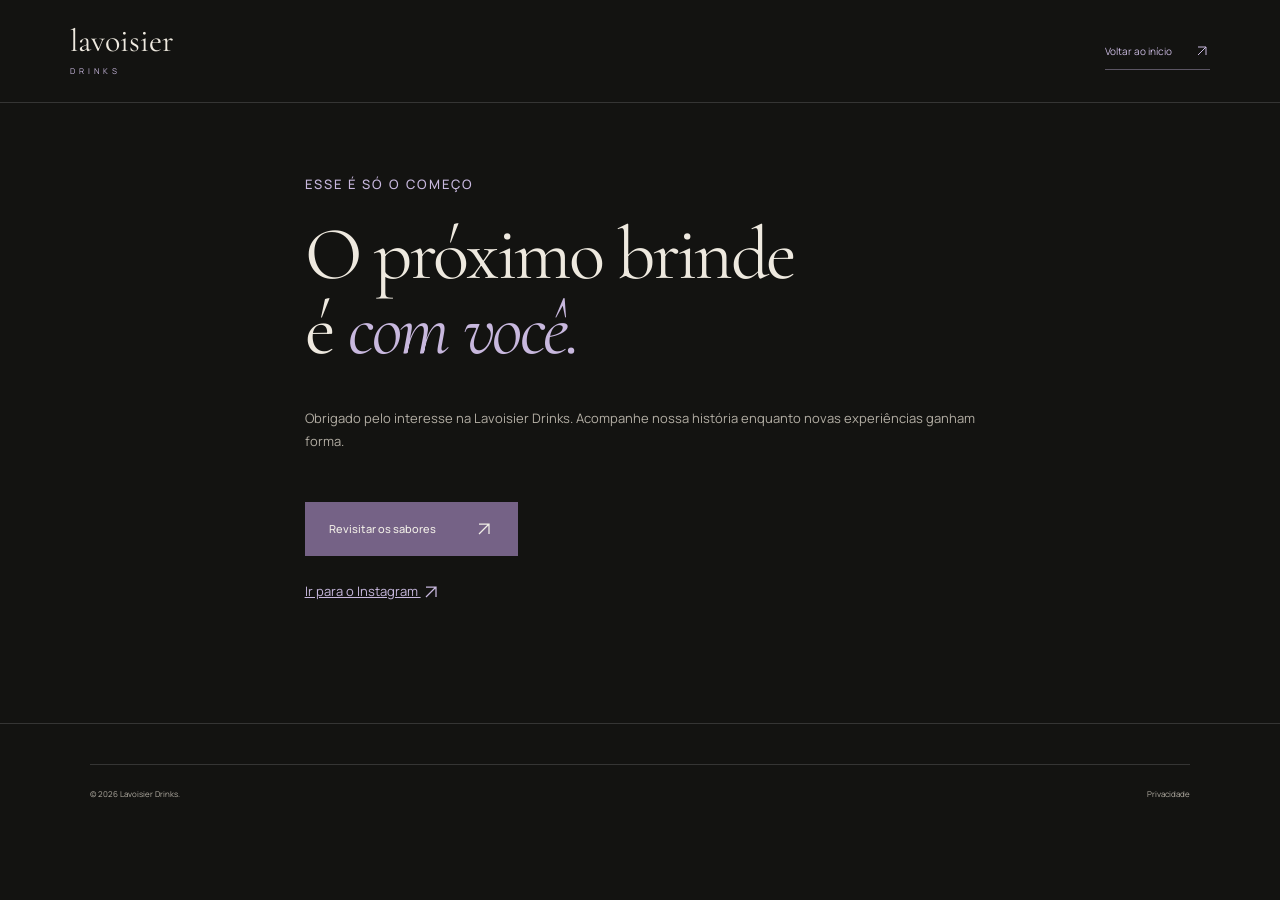
<file: site/obrigado/index.html>
<!doctype html>
<html lang="pt-BR"><head><meta charset="utf-8"><meta name="viewport" content="width=device-width, initial-scale=1"><title>Obrigado por estar aqui | Lavoisier Drinks</title><meta name="robots" content="noindex"><link rel="icon" href="../favicon.svg"><link rel="stylesheet" href="../styles.css"></head><body><header class="header legal-header"><a class="wordmark" href="../">lavoisier<span>DRINKS</span></a><a class="text-link" href="../">Voltar ao início <svg class="icon" viewBox="0 0 24 24" fill="none" stroke="currentColor" stroke-width="1.5" aria-hidden="true"><path d="M6 18 18 6M6 6h12v12"/></svg></a></header><main class="legal section"><p class="eyebrow">ESSE É SÓ O COMEÇO</p><h1>O próximo brinde<br>é <em>com você.</em></h1><p>Obrigado pelo interesse na Lavoisier Drinks. Acompanhe nossa história enquanto novas experiências ganham forma.</p><a class="button button-lavender" href="../#sabores">Revisitar os sabores <svg class="icon" viewBox="0 0 24 24" fill="none" stroke="currentColor" stroke-width="1.5" aria-hidden="true"><path d="M6 18 18 6M6 6h12v12"/></svg></a><p style="margin-top:24px"><a href="https://www.instagram.com/lavoisierdrinks_/" target="_blank" rel="noopener noreferrer">Ir para o Instagram <svg class="icon" viewBox="0 0 24 24" fill="none" stroke="currentColor" stroke-width="1.5" aria-hidden="true"><path d="M6 18 18 6M6 6h12v12"/></svg><span class="sr-only"> (abre em nova aba)</span></a></p></main><footer class="footer legal-footer"><div class="footer-bottom"><span>© 2026 Lavoisier Drinks.</span><a href="../privacidade/">Privacidade</a></div></footer></body></html>
</file>
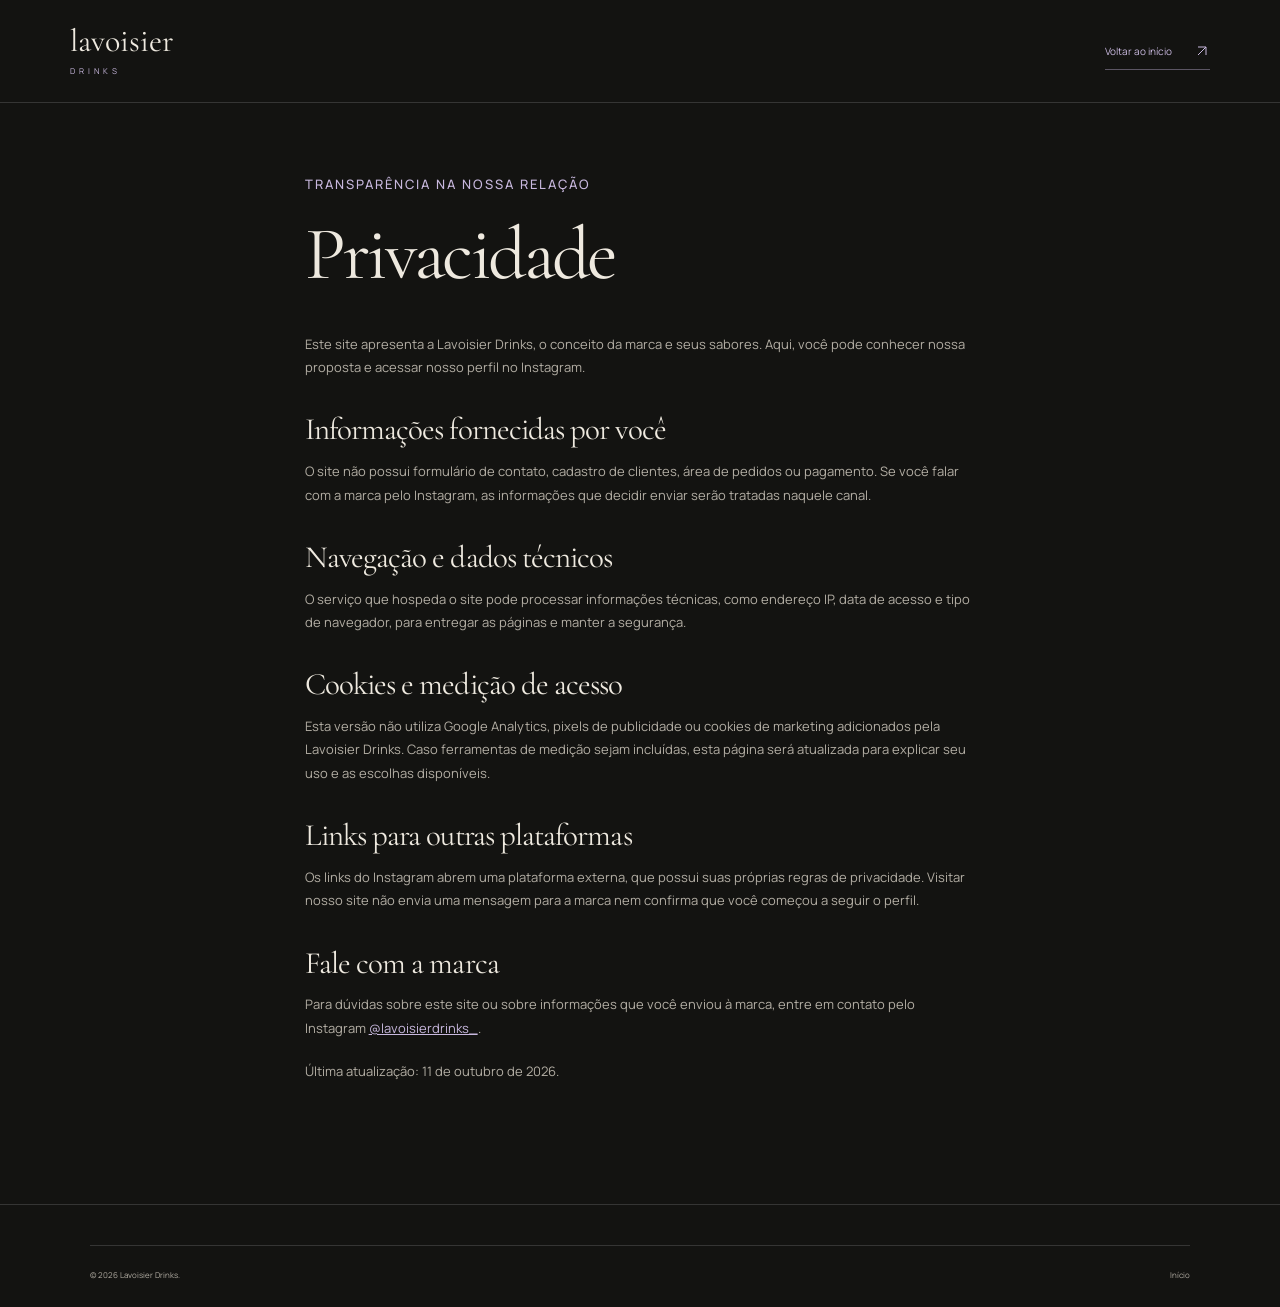
<file: site/privacidade/index.html>
<!doctype html>
<html lang="pt-BR"><head><meta charset="utf-8"><meta name="viewport" content="width=device-width, initial-scale=1"><title>Privacidade | Lavoisier Drinks</title><meta name="description" content="Informações sobre privacidade e navegação no site Lavoisier Drinks."><meta name="theme-color" content="#131311"><link rel="canonical" href="https://lavoisierdrinks.github.io/th/privacidade/"><link rel="icon" href="../favicon.svg"><link rel="stylesheet" href="../styles.css"></head>
<body><a class="skip-link" href="#conteudo">Pular para o conteúdo</a><header class="header legal-header"><a class="wordmark" href="../">lavoisier<span>DRINKS</span></a><a class="text-link" href="../">Voltar ao início <svg class="icon" viewBox="0 0 24 24" fill="none" stroke="currentColor" stroke-width="1.5" aria-hidden="true"><path d="M6 18 18 6M6 6h12v12"/></svg></a></header><main id="conteudo" class="legal section"><p class="eyebrow">TRANSPARÊNCIA NA NOSSA RELAÇÃO</p><h1>Privacidade</h1><p>Este site apresenta a Lavoisier Drinks, o conceito da marca e seus sabores. Aqui, você pode conhecer nossa proposta e acessar nosso perfil no Instagram.</p><h2>Informações fornecidas por você</h2><p>O site não possui formulário de contato, cadastro de clientes, área de pedidos ou pagamento. Se você falar com a marca pelo Instagram, as informações que decidir enviar serão tratadas naquele canal.</p><h2>Navegação e dados técnicos</h2><p>O serviço que hospeda o site pode processar informações técnicas, como endereço IP, data de acesso e tipo de navegador, para entregar as páginas e manter a segurança.</p><h2>Cookies e medição de acesso</h2><p>Esta versão não utiliza Google Analytics, pixels de publicidade ou cookies de marketing adicionados pela Lavoisier Drinks. Caso ferramentas de medição sejam incluídas, esta página será atualizada para explicar seu uso e as escolhas disponíveis.</p><h2>Links para outras plataformas</h2><p>Os links do Instagram abrem uma plataforma externa, que possui suas próprias regras de privacidade. Visitar nosso site não envia uma mensagem para a marca nem confirma que você começou a seguir o perfil.</p><h2>Fale com a marca</h2><p>Para dúvidas sobre este site ou sobre informações que você enviou à marca, entre em contato pelo Instagram <a href="https://www.instagram.com/lavoisierdrinks_/" target="_blank" rel="noopener noreferrer">@lavoisierdrinks_<span class="sr-only"> (abre em nova aba)</span></a>.</p><p>Última atualização: 11 de outubro de 2026.</p></main><footer class="footer legal-footer"><div class="footer-bottom"><span>© 2026 Lavoisier Drinks.</span><a href="../">Início</a></div></footer></body></html>
</file>
<file: site/styles.css>
@font-face{font-family:Manrope;src:url('fonts/manrope-latin-400-normal.woff2') format('woff2');font-weight:400;font-display:swap}
@font-face{font-family:Manrope;src:url('fonts/manrope-latin-500-normal.woff2') format('woff2');font-weight:500;font-display:swap}
@font-face{font-family:Cormorant;src:url('fonts/cormorant-garamond-latin-400-normal.woff2') format('woff2');font-weight:400;font-display:swap}
@font-face{font-family:Cormorant;src:url('fonts/cormorant-garamond-latin-400-italic.woff2') format('woff2');font-weight:400;font-style:italic;font-display:swap}
:root{--dark:#131311;--surface:#1c1b19;--paper:#f1eee7;--text:#eee9df;--muted:#b3aea4;--ink:#34332e;--lavender:#c8b8de;--purple:#72618b;--line:#ffffff25;--ease:cubic-bezier(.22,1,.36,1)}
*{box-sizing:border-box}html{scroll-behavior:smooth;scroll-padding-top:105px}body{margin:0;background:var(--dark);color:var(--text);font:400 15px/1.8 Manrope,Arial,sans-serif}a{color:inherit;text-decoration:none}button{font:inherit}img{display:block;max-width:100%;height:auto}h1,h2,h3,p{margin:0}h1,h2,h3{font-family:Cormorant,Georgia,serif;font-weight:400;line-height:.99;letter-spacing:-.035em}h2{font-size:clamp(48px,5.7vw,86px)}em{font-family:Cormorant,Georgia,serif;font-weight:400;color:var(--lavender)}p{color:var(--muted)}a:focus-visible,button:focus-visible,summary:focus-visible{outline:2px solid var(--lavender);outline-offset:6px}.selection a:focus-visible,.selection button:focus-visible,.contact a:focus-visible{outline-color:var(--purple)}.sr-only{position:absolute;width:1px;height:1px;padding:0;margin:-1px;overflow:hidden;clip:rect(0,0,0,0);white-space:nowrap;border:0}.skip-link{position:fixed;top:-100px;left:20px;padding:12px 20px;background:var(--lavender);color:var(--dark);z-index:100}.skip-link:focus{top:12px}.icon{display:inline-block;vertical-align:middle;width:20px;height:20px;flex-shrink:0}
.header{position:fixed;top:0;left:0;right:0;z-index:20;display:flex;justify-content:space-between;align-items:center;gap:30px;padding:25px 5.5%;border-bottom:1px solid var(--line);transition:background .4s,padding .4s,backdrop-filter .4s;background:linear-gradient(#13131170,transparent)}.header.is-scrolled{background:#131311ef;backdrop-filter:blur(16px);padding-top:15px;padding-bottom:15px}.header:after{content:'';position:absolute;bottom:-1px;left:0;right:0;height:1px;background:var(--lavender);transform:scaleX(var(--scroll-progress,0));transform-origin:left;pointer-events:none}.brand{display:flex;align-items:center;gap:14px;flex-shrink:0}.brand-emblem{display:flex;align-items:center;justify-content:center;width:40px;height:40px;border:1px solid #c8b8de80;border-radius:50%;font:29px/1 Cormorant,Georgia,serif;color:var(--lavender)}.brand-emblem>span{font-size:23px;margin-top:-14px}.brand-name{display:block;font:31px/.9 Cormorant,Georgia,serif;letter-spacing:-1px}.brand-name>span{display:block;font:8px/1.5 Manrope,Arial,sans-serif;letter-spacing:4.7px;margin:7px 0 0 2px;color:var(--lavender)}.header nav{display:flex;gap:30px;align-items:center;font-size:11px}.header nav>a:not(.nav-social){position:relative}.header nav>a:not(.nav-social):after{content:'';position:absolute;left:0;right:0;bottom:-5px;background:var(--lavender);height:1px;transform:scaleX(0);transform-origin:right;transition:transform .45s var(--ease)}.header nav>a:hover:after,.header nav>a.is-active:after{transform:scaleX(1);transform-origin:left}.nav-social{display:flex;align-items:center;gap:24px;margin-left:14px;padding:11px 18px;border:1px solid var(--line);transition:background .3s,border-color .3s}.nav-social:hover{background:#ffffff08;border-color:#c8b8de80}.nav-social .icon{width:17px;height:17px}.menu-toggle{display:none;border:0;background:none;color:var(--text);cursor:pointer;align-items:center;gap:12px;font-size:11px;padding:10px}.menu-lines{width:21px;height:12px;position:relative}.menu-lines:before,.menu-lines:after{content:'';position:absolute;left:0;right:0;height:1px;background:currentColor;transition:transform .3s,top .3s}.menu-lines:before{top:2px}.menu-lines:after{top:10px}.menu-toggle[aria-expanded=true] .menu-lines:before{transform:rotate(45deg);top:6px}.menu-toggle[aria-expanded=true] .menu-lines:after{transform:rotate(-45deg);top:6px}
.hero{position:relative;isolation:isolate;min-height:850px;min-height:min(920px,100svh);padding:165px 7% 130px;display:flex;align-items:center;overflow:hidden;background:#11110f}.hero-image{position:absolute;right:0;top:0;bottom:0;width:63%;z-index:-2;overflow:hidden}.hero-image>img{width:100%;height:100%;object-fit:cover;object-position:center 48%;filter:brightness(.88);animation:hero-image-in 1.8s var(--ease) both}.hero-image:after{content:'';position:absolute;inset:0;background:linear-gradient(90deg,#11110f 0%,#11110fcc 9%,#11110f33 37%,transparent 70%),linear-gradient(0deg,#11110f 0%,transparent 21%,transparent 85%,#11110f55)}.hero-halo{position:absolute;width:700px;height:700px;right:-200px;top:-220px;background:radial-gradient(circle,#9878b213,transparent 67%);z-index:-1;pointer-events:none}.hero-content{position:relative;width:58%;z-index:1}.eyebrow{font-size:9px;letter-spacing:2px;font-weight:500;color:var(--lavender)}.status-dot{display:inline-block;width:5px;height:5px;border-radius:50%;background:var(--lavender);margin-right:10px;vertical-align:middle;box-shadow:0 0 0 4px #c8b8de13}.hero h1{font-size:clamp(76px,8.8vw,134px);line-height:.95;letter-spacing:-.045em;margin:32px 0 27px}.title-line{display:block;animation:title-in 1.15s var(--ease) both}.title-line:nth-child(2){animation-delay:.15s}.hero-description{font-size:13px;line-height:1.85;max-width:360px}.button{position:relative;display:inline-flex;align-items:center;justify-content:space-between;gap:38px;min-height:54px;padding:14px 23px;font-size:11px;font-weight:500;border:1px solid transparent;overflow:hidden;transition:background .35s,color .35s,border-color .35s;isolation:isolate}.button .icon{transition:transform .5s var(--ease)}.button:hover .icon{transform:translate(3px,-3px)}.button:active{transform:translateY(1px)}.button-lavender{background:var(--lavender);color:var(--dark);margin-top:28px}.button-lavender:hover{background:#ded2ec}.hero-proof{display:flex;align-items:center;gap:17px;margin-top:42px}.proof-number{font:49px/1 Cormorant,Georgia,serif;color:var(--text);border-right:1px solid var(--line);padding-right:18px}.proof-number em{font-size:28px}.hero-proof>p{font-size:8px;letter-spacing:1.6px;color:var(--text);line-height:1.9}.hero-proof>p>span{font-size:9px;color:var(--muted);letter-spacing:.2px}.hero-enter{animation:hero-enter 1s var(--ease) both}.hero-description.hero-enter{animation-delay:.3s}.button.hero-enter{animation-delay:.4s}.hero-proof.hero-enter{animation-delay:.5s}.hero-bottom{position:absolute;left:7%;right:7%;bottom:37px;display:flex;justify-content:space-between;align-items:center;z-index:2}.scroll-link{display:flex;align-items:center;gap:13px;font-size:8px;letter-spacing:1.5px;color:var(--muted)}.scroll-line{display:block;width:1px;height:33px;position:relative;background:#ffffff30;overflow:hidden}.scroll-line:after{content:'';position:absolute;left:0;top:0;width:1px;height:14px;background:var(--lavender);animation:scroll-line 2.5s ease-in-out infinite}.hero-flavor{display:flex;align-items:center;gap:22px;font:25px/1 Cormorant,Georgia,serif}.hero-flavor>span{font:8px/1.5 Manrope,Arial,sans-serif;letter-spacing:1.5px;color:var(--muted)}.hero-flavor>.icon{width:17px;height:17px}.hero-watermark{position:absolute;left:4%;bottom:1px;z-index:-1;font:clamp(110px,17vw,275px)/.7 Cormorant,Georgia,serif;letter-spacing:-.04em;color:#ffffff03;pointer-events:none;white-space:nowrap}
.section{padding:100px 7%;max-width:1680px;margin:auto}.intro{text-align:center;padding-top:95px;padding-bottom:80px}.intro h2{margin:28px 0 45px;font-size:clamp(55px,6.3vw,92px)}.intro-bottom{display:flex;justify-content:center;align-items:center;gap:50px;padding-top:35px;border-top:1px solid var(--line);text-align:left}.intro-symbol{width:65px;color:var(--lavender);flex-shrink:0}.intro-symbol>svg{width:100%;display:block}.intro-bottom>p{font-size:13px;line-height:1.9;max-width:530px}.text-link{display:inline-flex;align-items:center;gap:22px;font-size:10px;position:relative;padding:10px 0;color:var(--lavender);white-space:nowrap}.text-link:after{content:'';position:absolute;bottom:0;left:0;right:0;height:1px;background:currentColor;opacity:.4;transition:opacity .4s}.text-link:hover:after{opacity:1}.text-link .icon{width:16px;height:16px;transition:transform .4s var(--ease)}.text-link:hover .icon{transform:translate(3px,-3px)}
.selection{background:var(--paper);color:var(--ink);max-width:none}.selection em{color:var(--purple)}.selection .eyebrow{color:#a89bb5}.section-kicker{display:flex;justify-content:space-between;gap:30px;border-bottom:1px solid #34332e30;padding-bottom:19px;font-size:8px;letter-spacing:1.6px;color:#777367}.section-heading{display:flex;justify-content:space-between;align-items:end;gap:40px;margin:38px 0 38px}.section-heading>p{font-size:12px;line-height:1.8;color:#746f66}.flavor-tabs{display:flex;gap:45px;border-bottom:1px solid #34332e30;margin-bottom:27px}.flavor-tabs[hidden]{display:none}.flavor-tabs>button{display:flex;align-items:center;gap:13px;position:relative;cursor:pointer;background:none;border:0;color:#817a72;font:30px/1.2 Cormorant,Georgia,serif;padding:12px 0 17px;transition:color .3s}.flavor-tabs>button>span:first-child{font:8px/1 Manrope,Arial,sans-serif}.flavor-tabs>button:after{content:'';position:absolute;bottom:-1px;left:0;right:0;height:2px;background:var(--purple);transform:scaleX(0);transform-origin:left;transition:transform .45s var(--ease)}.flavor-tabs>button[aria-selected=true]{color:var(--ink)}.flavor-tabs>button[aria-selected=true]:after{transform:scaleX(1)}.tab-dot{width:4px;height:4px;border-radius:50%;background:var(--purple);opacity:0;transition:opacity .3s}.flavor-tabs>button[aria-selected=true] .tab-dot{opacity:1}.flavor-stage{position:relative;background:var(--dark);overflow:hidden}.flavor-panel{display:grid;grid-template-columns:1fr 1fr;overflow:hidden;background:var(--dark);color:var(--text);margin-bottom:25px}.flavor-panel[hidden]{display:none}.js .flavor-panel{margin-bottom:0}.flavor-photo{position:relative;min-height:570px;background:#0d0d0c;overflow:hidden}.flavor-photo>img{width:100%;height:100%;position:absolute;object-fit:cover;object-position:center 50%;transition:transform 1.2s var(--ease)}.flavor-photo:hover>img{transform:scale(1.025)}.photo-label{position:absolute;left:25px;top:24px;color:var(--text);font-size:8px;letter-spacing:1.5px;border:1px solid #ffffff35;padding:7px 10px;background:#0003}.flavor-copy{position:relative;padding:54px 11% 72px;display:flex;flex-direction:column;justify-content:center;align-items:flex-start;overflow:hidden;isolation:isolate}.flavor-index{position:absolute;right:5%;top:7px;font:200px/1 Cormorant,Georgia,serif;color:#ffffff04;z-index:-1}.flavor-copy h3{font-size:clamp(62px,6.5vw,96px);margin:21px 0 13px}.flavor-copy h3>em{color:var(--lavender)}.flavor-subtitle{font:italic 25px/1.25 Cormorant,Georgia,serif;color:var(--lavender);margin-bottom:24px}.flavor-description{font-size:12px;line-height:1.95;max-width:340px}.flavor-tags{display:flex;flex-wrap:wrap;gap:17px;margin:24px 0 27px}.flavor-tags>span{font-size:8px;letter-spacing:.4px;color:#bdb5ca;border-right:1px solid #ffffff30;padding-right:17px}.flavor-tags>span:last-child{border:0;padding:0}.button-light{background:var(--paper);color:var(--dark);gap:25px;font-size:10px;min-height:49px;padding:13px 19px}.button-light:hover{background:var(--lavender)}.flavor-note{font-size:8px;margin-top:15px;max-width:270px;line-height:1.7}.flavor-controls{position:absolute;bottom:22px;right:5.5%;width:39%;display:flex;align-items:center;justify-content:space-between;font-size:8px;letter-spacing:1.3px;color:var(--muted)}.flavor-controls[hidden]{display:none}.flavor-controls>div{display:flex;gap:8px}.flavor-controls button{display:grid;place-items:center;background:transparent;color:var(--text);border:1px solid var(--line);border-radius:50%;width:33px;height:33px;cursor:pointer;transition:background .3s,border-color .3s}.flavor-controls button:hover{background:#ffffff09;border-color:#c8b8de70}.flavor-controls button>.icon{width:15px;height:15px}.flavor-controls button:first-child>.icon{transform:rotate(180deg)}.image-disclaimer{font-size:9px;color:#777367;margin-top:19px}
.universe{display:grid;grid-template-columns:1fr 1fr;align-items:center;gap:9%;background:#0a0a09;max-width:none;padding-top:80px;padding-bottom:80px}.universe-art{position:relative;max-width:480px;margin:auto}.universe-art>img{width:100%}.art-caption{display:block;text-align:center;font-size:7px;letter-spacing:2.7px;color:var(--muted);margin-top:8px}.universe-copy h2{font-size:clamp(49px,5.1vw,76px);margin:25px 0 32px}.universe-copy>p:not(.eyebrow){font-size:12px;line-height:1.95;max-width:420px;margin-bottom:17px}.universe-copy .text-link{margin-top:9px}.sensory-heading{display:flex;align-items:center;justify-content:space-between;gap:30px;margin-bottom:40px}.sensory-heading h2{font-size:clamp(44px,4.3vw,64px)}.sensory-grid{display:grid;grid-template-columns:repeat(3,1fr);gap:40px}.sensory-grid>article{border-top:1px solid var(--line);padding-top:25px}.act-number{font:italic 53px/1 Cormorant,Georgia,serif;color:var(--lavender)}.sensory-grid h3{font-size:38px;margin:26px 0 17px}.sensory-grid p{font-size:12px;line-height:1.9;max-width:320px}.act-label{display:block;font-size:7px;letter-spacing:1.9px;color:var(--lavender);margin-top:28px}.faq{display:grid;grid-template-columns:1fr 1.3fr;gap:9%;padding-top:40px;padding-bottom:100px}.faq h2{font-size:clamp(44px,4.6vw,68px);margin:24px 0 25px}.faq-intro>p:last-child{font-size:12px}.faq-list{border-top:1px solid var(--line)}details{border-bottom:1px solid var(--line)}summary{display:flex;align-items:center;gap:20px;padding:23px 0;cursor:pointer;list-style:none;font-size:12px}summary::-webkit-details-marker{display:none}summary>span{font-size:8px;color:var(--lavender)}summary>b{font-size:23px;margin-left:auto;font-weight:400;color:var(--lavender);transition:transform .4s var(--ease)}details[open] summary>b{transform:rotate(45deg)}.answer{font-size:12px;line-height:1.9;padding:0 25px 24px 33px}.answer a{text-decoration:underline;color:var(--lavender)}
.contact{position:relative;isolation:isolate;background:#d4c8df;color:var(--ink);max-width:none;overflow:hidden;padding-top:80px;padding-bottom:70px}.contact>.eyebrow{color:#6f617a}.contact h2{font-size:clamp(66px,8.2vw,119px);margin:25px 0 47px}.contact em{color:#6e557f}.contact-bottom{display:flex;align-items:center;justify-content:space-between;gap:30px;border-top:1px solid #34332e25;padding-top:25px}.contact-bottom>p{font-size:12px;color:#68606c;line-height:1.9}.button-dark{background:var(--dark);color:var(--paper);font-size:10px}.button-dark:hover{background:#34302f}.contact-decoration{position:absolute;right:3%;top:5%;font:470px/.8 Cormorant,Georgia,serif;color:#55416609;z-index:-1;pointer-events:none}.footer{padding:40px 7% 25px}.footer-top{display:flex;align-items:center;justify-content:space-between;gap:25px;padding-bottom:31px}.footer-top>p{font-size:10px}.back-top{display:inline-flex;align-items:center;gap:15px;font-size:9px}.back-top>.icon{transform:rotate(-45deg);width:16px;height:16px}.footer-bottom{border-top:1px solid var(--line);padding-top:22px;display:flex;align-items:center;justify-content:space-between;gap:20px;font-size:8px;color:var(--muted)}.footer a:hover{color:var(--lavender)}.legal-header{position:relative;background:var(--dark)}.wordmark{font:32px/1 Cormorant,Georgia,serif}.wordmark>span{display:block;font:8px/1.5 Manrope,Arial,sans-serif;letter-spacing:4px;margin-top:8px;color:var(--lavender)}.legal{max-width:850px;min-height:65vh;padding-top:70px}.legal h1{font-size:75px;margin:22px 0 40px}.legal h2{font-size:31px;letter-spacing:-.03em;margin:35px 0 15px}.legal p{font-size:13px;margin-bottom:20px}.legal a{text-decoration:underline;color:var(--lavender)}.legal .button{color:var(--paper);text-decoration:none;background:#756286}.legal-footer{border-top:1px solid var(--line)}
.motion-ready .reveal{opacity:0;transform:translateY(28px);transition:opacity .95s var(--ease),transform 1.1s var(--ease);transition-delay:var(--reveal-delay,0ms)}.motion-ready .reveal.is-visible{opacity:1;transform:translateY(0)}
@keyframes title-in{from{opacity:0;transform:translateY(30px)}to{opacity:1;transform:translateY(0)}}@keyframes hero-enter{from{opacity:0;transform:translateY(18px)}to{opacity:1;transform:translateY(0)}}@keyframes hero-image-in{from{opacity:.3;transform:scale(1.065)}to{opacity:1;transform:scale(1)}}@keyframes scroll-line{0%{transform:translateY(-15px)}65%,100%{transform:translateY(35px)}}
@media(min-width:1680px){.hero,.selection,.universe,.contact{padding-left:max(7%,calc((100vw - 1445px)/2));padding-right:max(7%,calc((100vw - 1445px)/2))}}
@media(max-width:1100px){.header nav{gap:20px}.nav-social{margin-left:0;gap:14px}.hero{min-height:800px}.hero h1{font-size:100px}.hero-content{width:65%}.hero-image{width:70%}.intro-bottom{gap:30px}.intro-bottom>p{max-width:450px}.section{padding-top:75px;padding-bottom:75px}.flavor-copy{padding:45px 9% 70px}.flavor-copy h3{font-size:76px}.flavor-photo{min-height:550px}.universe{gap:6%}.sensory-grid{gap:30px}.faq{padding-top:25px}.contact h2{font-size:90px}}
@media(max-width:760px){html{scroll-padding-top:86px}.header{padding:19px 6%;flex-wrap:wrap;gap:0;transition:background .3s,padding .3s}.header.is-scrolled{padding-top:13px;padding-bottom:13px}.brand-emblem{width:32px;height:32px;font-size:24px}.brand-name{font-size:27px}.brand-name>span{font-size:6px;letter-spacing:4px}.brand{gap:11px}.header nav{width:100%;flex-wrap:wrap;gap:18px;margin-top:20px;font-size:11px}.js .menu-toggle{display:flex}.js .header nav{display:none}.js .header nav.is-open{display:flex;flex-direction:column;align-items:stretch;gap:0;margin-top:18px;animation:hero-enter .35s var(--ease) both}.header:has(nav.is-open){background:#131311fa;backdrop-filter:blur(16px)}.js .header nav a{padding:14px 0}.js .header nav a.nav-social{padding:13px 17px;margin-top:12px;justify-content:space-between}.header nav>a:not(.nav-social):after{display:none}.hero{min-height:840px;min-height:max(800px,100svh);padding:137px 6% 300px;align-items:start}.hero-content{width:100%}.hero h1{font-size:clamp(65px,11.5vw,92px);margin:24px 0 23px;line-height:.96}.eyebrow{font-size:8px;letter-spacing:1.5px}.hero-description{font-size:11px;max-width:280px}.hero .button{font-size:10px;gap:24px;min-height:48px;margin-top:22px;padding:13px 19px}.hero-proof{margin-top:27px;gap:13px}.proof-number{font-size:38px;padding-right:13px}.proof-number em{font-size:22px}.hero-proof>p{font-size:7px;line-height:1.9}.hero-proof>p>span{font-size:8px}.hero-image{width:100%;top:38%;left:20%;right:auto;bottom:0}.hero-image>img{object-position:center 43%;filter:brightness(.76)}.hero-image:after{background:linear-gradient(180deg,#11110f 0%,#11110fdd 4%,#11110f55 24%,transparent 50%),linear-gradient(90deg,#11110f 0%,transparent 24%),linear-gradient(0deg,#11110f 0%,transparent 25%)}.hero-bottom{left:6%;right:6%;bottom:25px;align-items:end}.scroll-link{font-size:6px;letter-spacing:1.1px;gap:9px}.scroll-line{height:27px}.hero-flavor{font-size:21px;gap:12px}.hero-flavor>span{display:none}.hero-flavor>.icon{width:15px;height:15px}.hero-watermark{font-size:120px;bottom:7px;left:0}.section{padding:55px 6%}.intro h2{font-size:57px;line-height:1;margin:25px 0 35px}.intro-bottom{display:grid;grid-template-columns:44px 1fr;gap:20px;padding-top:26px}.intro-symbol{width:44px}.intro-bottom>p{font-size:11px;line-height:1.9}.intro-bottom .text-link{grid-column:2;justify-self:start;margin-top:-8px}.text-link{font-size:9px;gap:19px}.section-kicker{font-size:7px;letter-spacing:1px;gap:20px;line-height:1.8;padding-bottom:15px}.section-kicker>span:last-child{text-align:right;max-width:150px}.section-heading{display:block;margin:29px 0 23px}.section-heading h2{font-size:59px;line-height:.98}.section-heading>p{font-size:11px;margin-top:21px}.flavor-tabs{gap:0;justify-content:space-between;margin-bottom:20px}.flavor-tabs>button{font-size:25px;gap:5px;padding:11px 0 14px}.flavor-tabs>button>span:first-child{font-size:7px}.tab-dot{display:none}.flavor-panel{grid-template-columns:1fr}.flavor-photo{min-height:380px}.flavor-photo>img{object-position:center 47%}.photo-label{top:18px;left:18px;font-size:7px;padding:6px 9px}.flavor-copy{padding:30px 24px 79px}.flavor-copy h3{font-size:76px;margin:16px 0 12px}.flavor-subtitle{font-size:24px;margin-bottom:19px}.flavor-description{font-size:11px;line-height:1.95}.flavor-copy .eyebrow{font-size:7px;letter-spacing:1.4px}.flavor-tags{gap:13px;margin:21px 0 25px}.flavor-tags>span{font-size:7px;padding-right:13px}.button-light{font-size:9px;padding:12px 15px;gap:20px;min-height:46px}.flavor-index{font-size:165px}.flavor-note{font-size:7px;max-width:250px}.flavor-controls{width:auto;left:24px;right:24px;bottom:20px}.image-disclaimer{font-size:8px;line-height:1.7}.universe{grid-template-columns:1fr;gap:40px;padding-top:30px}.universe-art{max-width:320px}.art-caption{font-size:6px;letter-spacing:2px}.universe-copy h2{font-size:61px;margin:21px 0 25px}.universe-copy>p:not(.eyebrow){font-size:11px;line-height:1.95}.sensory-heading{display:block;margin-bottom:28px}.sensory-heading h2{font-size:49px;margin-top:23px}.sensory-grid{grid-template-columns:1fr;gap:28px}.sensory-grid>article{position:relative;padding:25px 0 0 65px}.act-number{position:absolute;left:0;top:24px;font-size:43px}.sensory-grid h3{font-size:35px;margin:0 0 14px}.sensory-grid p{font-size:11px;max-width:100%}.act-label{font-size:6px;letter-spacing:1.5px;margin-top:20px}.faq{grid-template-columns:1fr;gap:30px;padding-top:20px}.faq h2{font-size:52px;margin:20px 0 22px}.faq-intro>p:last-child{font-size:11px}.faq-list summary{font-size:11px;padding:20px 0;gap:14px}.answer{font-size:11px;padding-left:25px;padding-bottom:20px}.contact{padding-top:52px;padding-bottom:45px}.contact h2{font-size:clamp(57px,10.7vw,80px);margin:25px 0 33px}.contact-bottom{display:block;padding-top:23px}.contact-bottom>p{font-size:11px}.contact-bottom .button{font-size:9px;margin-top:24px;gap:20px;padding:14px 18px;max-width:100%}.contact-decoration{font-size:330px;right:-10px;top:45px}.footer{padding:35px 6% 23px}.footer-top{flex-wrap:wrap;gap:24px;padding-bottom:26px}.footer-top>p{order:3;width:100%;font-size:9px}.back-top{font-size:8px;gap:10px}.footer-bottom{flex-wrap:wrap;gap:16px;font-size:7px}.footer-bottom>a:nth-child(2){display:none}.legal-header{padding:20px 6%;gap:20px}.legal-header .text-link{white-space:normal}.wordmark{font-size:29px}.legal h1{font-size:56px}.legal h2{font-size:30px}.legal p{font-size:12px}}
@media(max-width:360px){.hero h1{font-size:61px}.hero{min-height:800px}.hero-image{top:45%;left:17%}.flavor-tabs>button{font-size:23px}.intro h2{font-size:50px}.section-heading h2{font-size:53px}.contact h2{font-size:53px}.faq h2{font-size:46px}.contact-bottom .button{font-size:8px;gap:15px}.hero-flavor{font-size:19px}}
@media(prefers-reduced-motion:reduce){html{scroll-behavior:auto}*,*:before,*:after{animation:none!important;transition:none!important}.motion-ready .reveal{opacity:1;transform:none}}
html:not(.js) .header{position:relative}
@media(max-width:760px){html:not(.js) .hero{padding-top:60px}}
</file>
